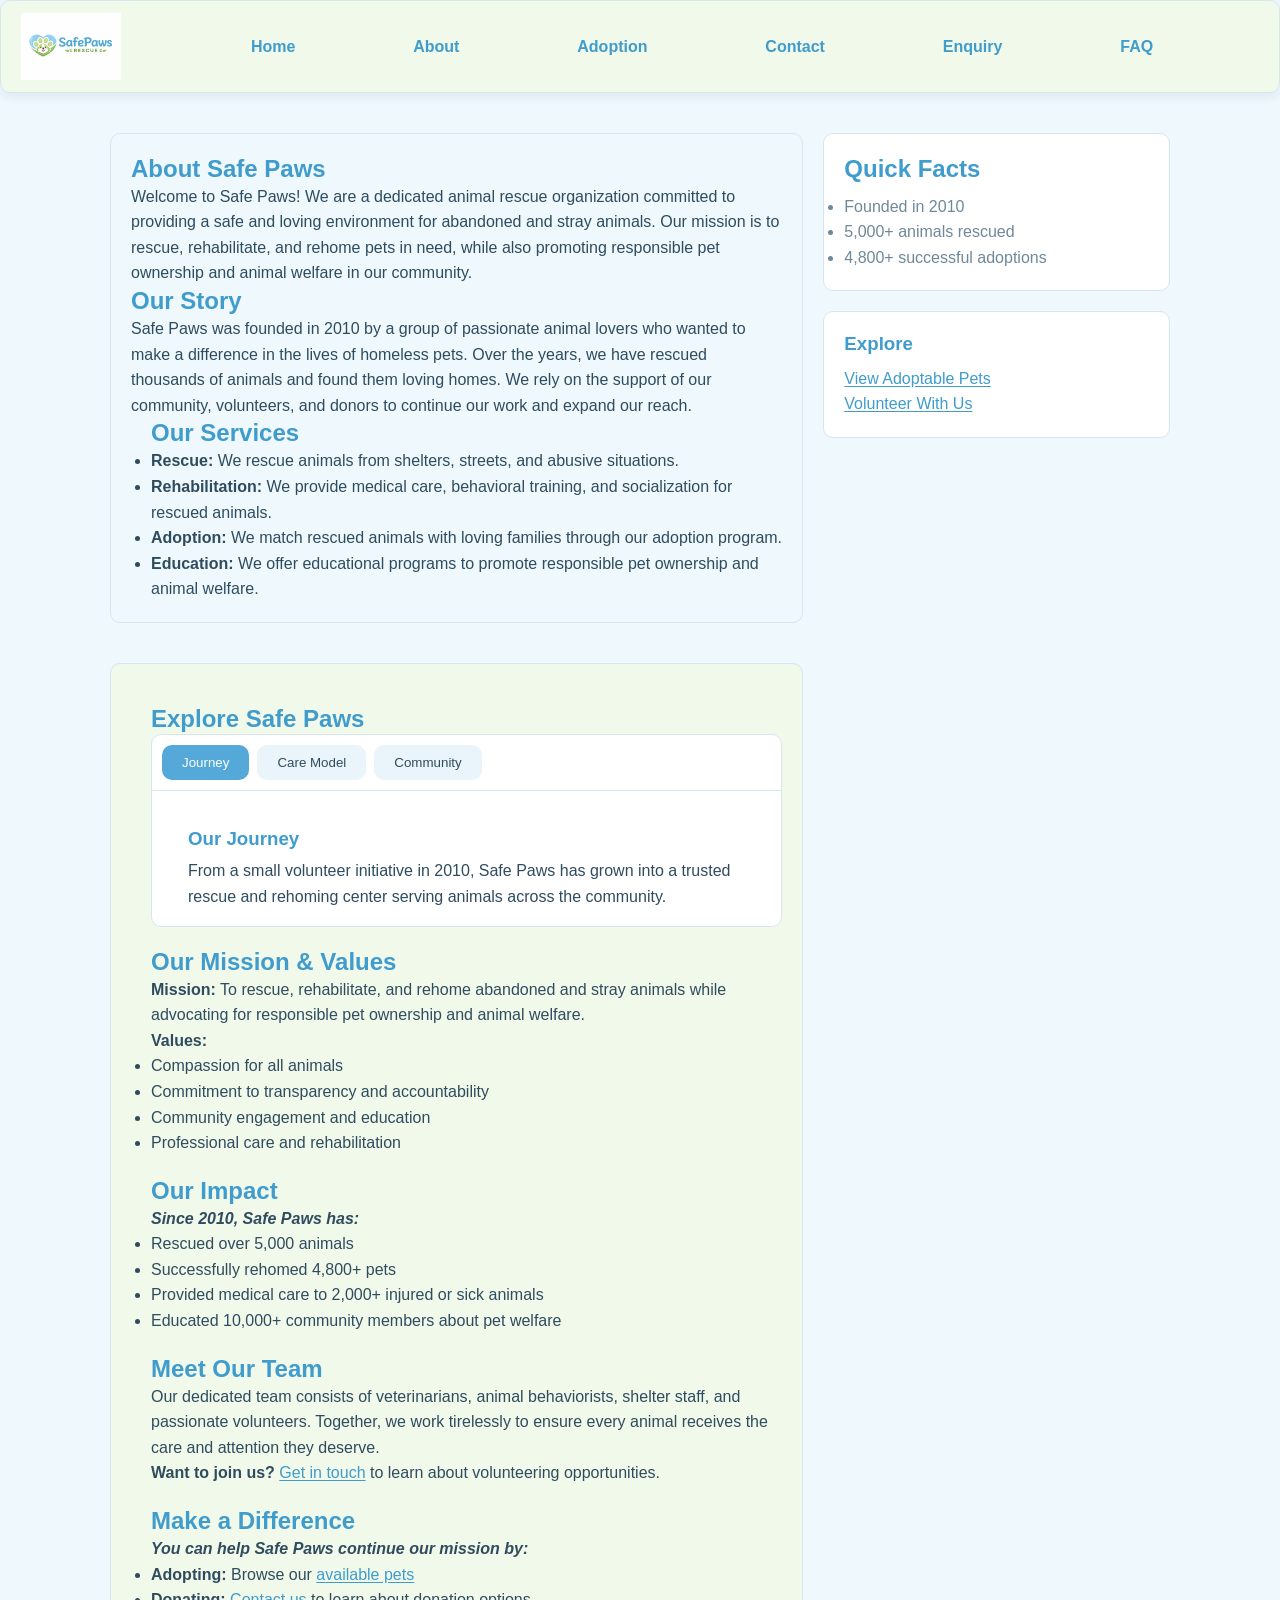
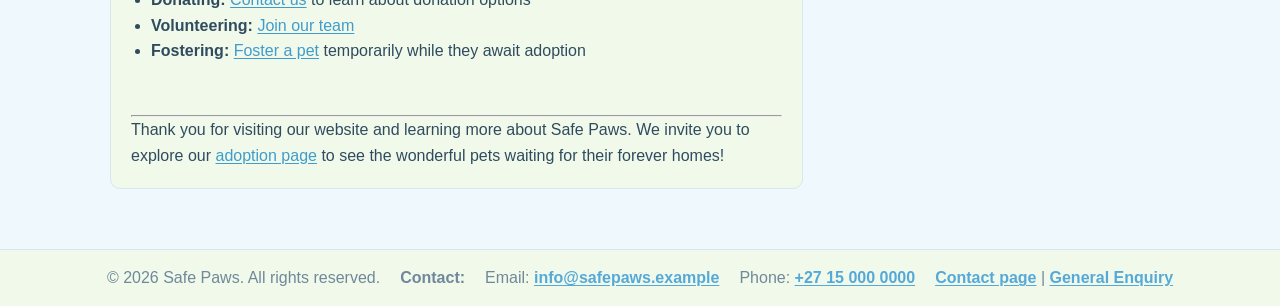
<file: about.html>
<!DOCTYPE html>
<html lang="en">
<head>
    <meta charset="UTF-8">
    <meta name="viewport" content="width=device-width, initial-scale=1.0">
    <meta name="description" content="Learn about Safe Paws, our rescue mission, pet rehabilitation services, adoption support, and community impact in South Africa.">
    <meta name="keywords" content="about Safe Paws, animal rescue mission, pet rehabilitation, adoption services, volunteer animal shelter">
    <link rel="canonical" href="https://mamabologtub.github.io/safe-paws/about.html">
    <meta name="robots" content="index, follow, max-image-preview:large">
    <meta name="referrer" content="strict-origin-when-cross-origin">
    <link rel="icon" href="./images/favicon.ico" type="image/x-icon">
    <link rel="stylesheet" href="./css/base.css">
    <link rel="stylesheet" href="./css/about.css">
    <title>About Safe Paws | Animal Rescue and Pet Adoption Mission</title>
</head>
<body>
    <div data-component="header"></div>
    <div class="container">

    <!-- Main page layout -->
    <main id="main-content" class="page-layout">
    <!-- Primary content column -->
    <section class="layout-section panel" aria-labelledby="about-main-title">
        <h1 id="about-main-title">About Safe Paws</h1>
        <p>Welcome to Safe Paws! We are a dedicated animal rescue organization committed to providing a safe and loving environment for abandoned and stray animals. Our mission is to rescue, rehabilitate, and rehome pets in need, while also promoting responsible pet ownership and animal welfare in our community.</p>

        <section aria-labelledby="story-title">
            <h2 id="story-title">Our Story</h2>
            <p>Safe Paws was founded in 2010 by a group of passionate animal lovers who wanted to make a difference in the lives of homeless pets. Over the years, we have rescued thousands of animals and found them loving homes. We rely on the support of our community, volunteers, and donors to continue our work and expand our reach.</p>
        </section>

        <section class="our_service" aria-labelledby="services-title">
            <h2 id="services-title">Our Services</h2>
            <ul>
                <li><strong>Rescue:</strong> We rescue animals from shelters, streets, and abusive situations.</li>
                <li><strong>Rehabilitation:</strong> We provide medical care, behavioral training, and socialization for rescued animals.</li>
                <li><strong>Adoption:</strong> We match rescued animals with loving families through our adoption program.</li>
                <li><strong>Education:</strong> We offer educational programs to promote responsible pet ownership and animal welfare.</li>
            </ul>
        </section>
    </section>

    <article class="layout-article panel" aria-labelledby="mission-title">
        <section aria-labelledby="about-tabs-heading">
            <h2 id="about-tabs-heading">Explore Safe Paws</h2>
            <div class="tabs" data-tabs>
                <div class="tab-list" role="tablist" aria-label="About Safe Paws details">
                    <button id="tab-journey" class="tab-button" role="tab" type="button" aria-selected="true" aria-controls="panel-journey" tabindex="0">Journey</button>
                    <button id="tab-care" class="tab-button" role="tab" type="button" aria-selected="false" aria-controls="panel-care" tabindex="-1">Care Model</button>
                    <button id="tab-community" class="tab-button" role="tab" type="button" aria-selected="false" aria-controls="panel-community" tabindex="-1">Community</button>
                </div>

                <section id="panel-journey" class="tab-panel" role="tabpanel" aria-labelledby="tab-journey">
                    <h3>Our Journey</h3>
                    <p>From a small volunteer initiative in 2010, Safe Paws has grown into a trusted rescue and rehoming center serving animals across the community.</p>
                </section>

                <section id="panel-care" class="tab-panel" role="tabpanel" aria-labelledby="tab-care" hidden>
                    <h3>Our Care Model</h3>
                    <p>Each rescue receives vet assessment, rehabilitation planning, behavior support, and adoption matching to ensure long-term, stable placements.</p>
                </section>

                <section id="panel-community" class="tab-panel" role="tabpanel" aria-labelledby="tab-community" hidden>
                    <h3>Community Impact</h3>
                    <p>We partner with schools, volunteers, and local supporters to improve animal welfare awareness and increase responsible pet ownership.</p>
                </section>
            </div>
        </section>

        <section aria-labelledby="mission-title">
            <h2 id="mission-title">Our Mission & Values</h2>
            <p><strong>Mission:</strong> To rescue, rehabilitate, and rehome abandoned and stray animals while advocating for responsible pet ownership and animal welfare.</p>
            <p><strong>Values:</strong></p>
            <ul>
                <li>Compassion for all animals</li>
                <li>Commitment to transparency and accountability</li>
                <li>Community engagement and education</li>
                <li>Professional care and rehabilitation</li>
            </ul>
        </section>

        <section aria-labelledby="impact-title">
            <h2 id="impact-title">Our Impact</h2>
            <p><strong><i>Since 2010, Safe Paws has:</i></strong></p>
            <ul>
                <li>Rescued over 5,000 animals</li>
                <li>Successfully rehomed 4,800+ pets</li>
                <li>Provided medical care to 2,000+ injured or sick animals</li>
                <li>Educated 10,000+ community members about pet welfare</li>
            </ul>
        </section>

        <section aria-labelledby="team-title">
            <h2 id="team-title">Meet Our Team</h2>
            <p>Our dedicated team consists of veterinarians, animal behaviorists, shelter staff, and passionate volunteers. Together, we work tirelessly to ensure every animal receives the care and attention they deserve.</p>
            <p><strong>Want to join us?</strong> <a href="contact.html">Get in touch</a> to learn about volunteering opportunities.</p>
        </section>

        <section aria-labelledby="cta-title">
            <h2 id="cta-title">Make a Difference</h2>
            <p><strong>
                <i>You can help Safe Paws continue our mission by:</i></strong></p>
            <ul>
                <li><strong>Adopting:</strong> Browse our <a href="adoption.html">available pets</a></li>
                <li><strong>Donating:</strong> <a href="contact.html">Contact us</a> to learn about donation options</li>
                <li><strong>Volunteering:</strong> <a href="contact.html">Join our team</a></li>
                <li><strong>Fostering:</strong> <a href="contact.html">Foster a pet</a> temporarily while they await adoption</li>
            </ul>
        </section>
        <br><br>
        <hr>

        <p>Thank you for visiting our website and learning more about Safe Paws. We invite you to explore our
            <a href="adoption.html">adoption page</a> to see the wonderful pets waiting for their forever homes!</p>
    </article>

    <!-- Secondary content column -->
    <aside class="layout-aside" aria-label="About page highlights">
        <section class="panel" aria-labelledby="about-quick-facts-title">
            <h2 id="about-quick-facts-title">Quick Facts</h2>
            <ul>
                <li>Founded in 2010</li>
                <li>5,000+ animals rescued</li>
                <li>4,800+ successful adoptions</li>
            </ul>
        </section>
        <section class="panel" aria-labelledby="about-links-title">
            <h3 id="about-links-title">Explore</h3>
            <p><a href="adoption.html">View Adoptable Pets</a></p>
            <p><a href="contact.html">Volunteer With Us</a></p>
        </section>
    </aside>
    </main>

</div>
<div data-component="footer"></div>
<script src="./js/main.js" defer></script>
</body>
</html>
</file>
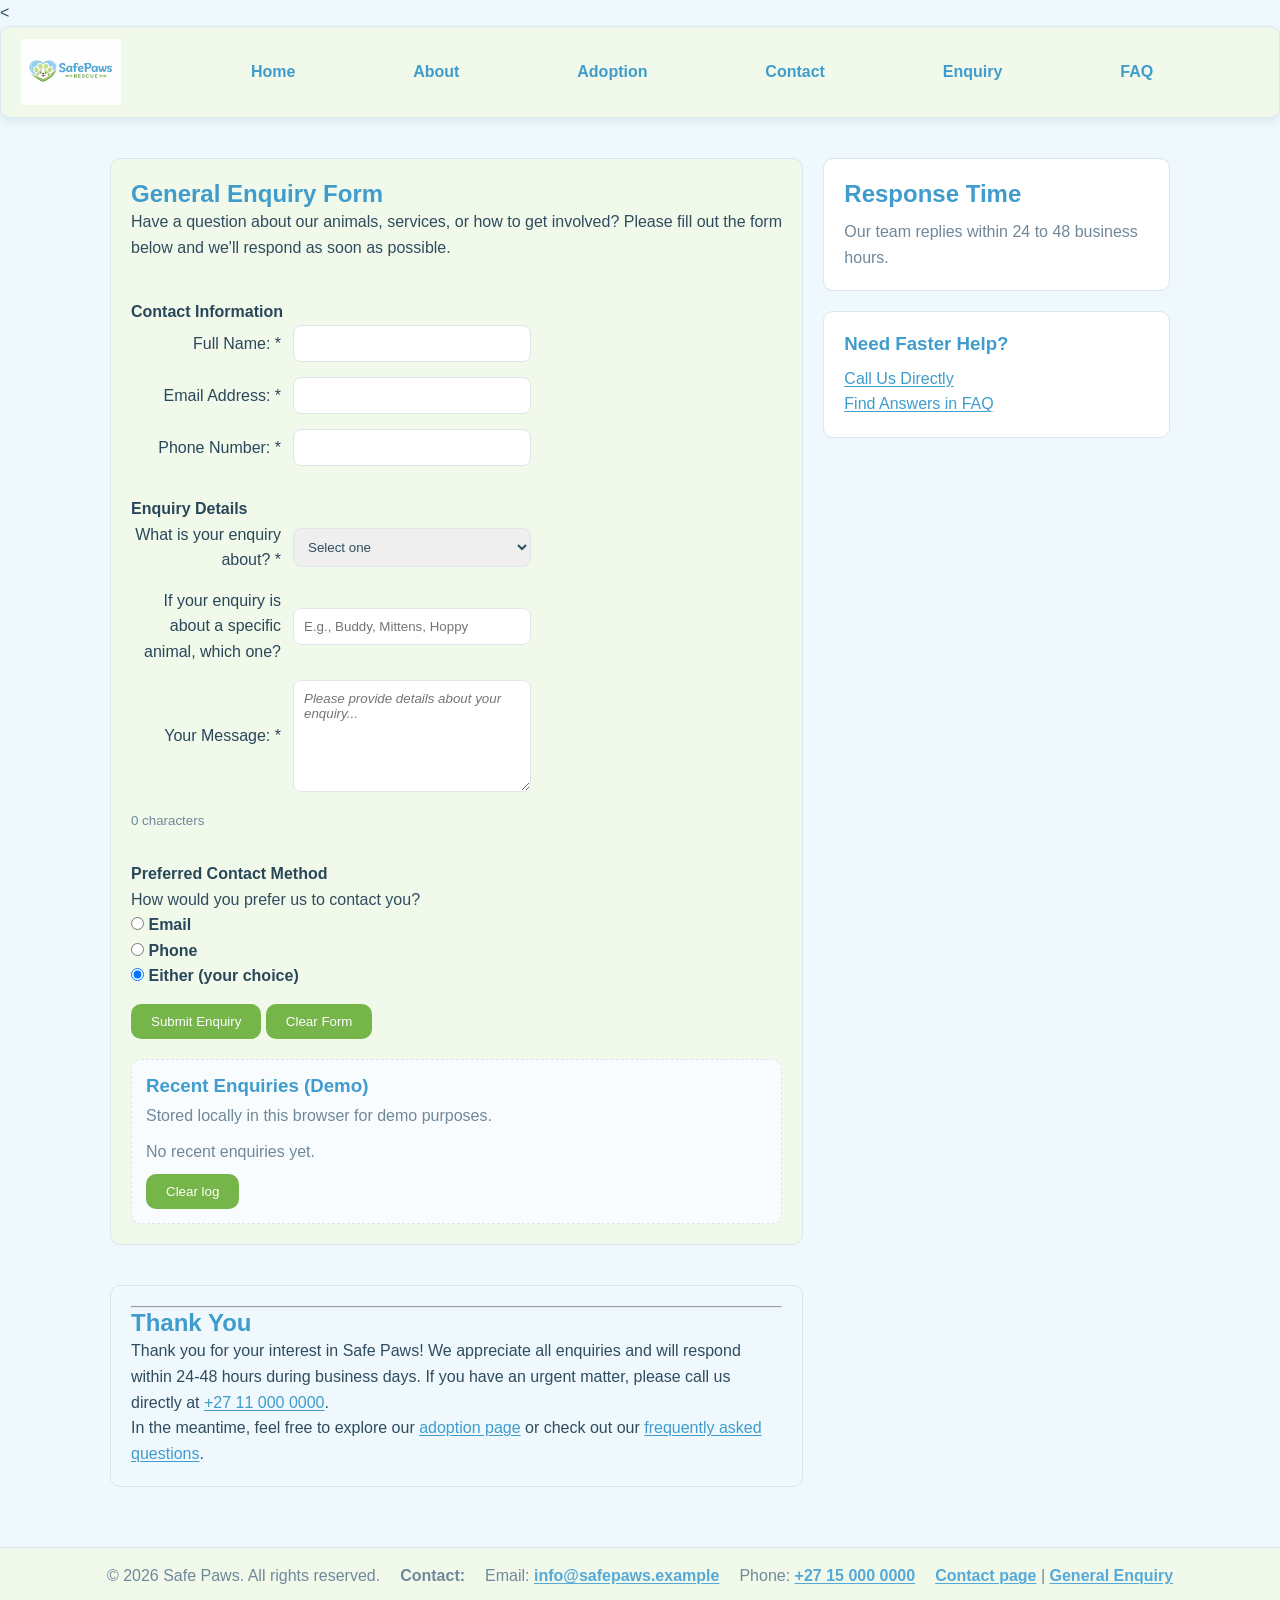
<file: enquiry.html>
<!DOCTYPE html>
<html lang="en">
<head>
    <meta charset="UTF-8">
    <meta name="viewport" content="width=device-width, initial-scale=1.0">
    <    <meta name="description" content="Send a general enquiry to Safe Paws about pet adoption, specific animals, volunteering, foster care, and donations.">
    <meta name="keywords" content="pet enquiry, adoption questions, Safe Paws enquiry form, animal rescue support, foster care questions">
    <link rel="canonical" href="https://mamabologtub.github.io/safe-paws/enquiry.html">
    <meta name="robots" content="index, follow, max-image-preview:large">
    <meta name="referrer" content="strict-origin-when-cross-origin">
    <link rel="icon" href="./images/favicon.ico" type="image/x-icon">
    <link rel="stylesheet" href="./css/base.css">
    <link rel="stylesheet" href="./css/components.css">
    <link rel="stylesheet" href="./css/enquiry.css">
    <style>
        textarea#message {
            font-style: italic;
            color: green;
        }
    </style>
    <title>General Enquiry | Ask Safe Paws About Adoption and Care</title>
</head>
<body>
    <div data-component="header"></div>
    <div class="container">

    <!-- Main page layout -->
    <main id="main-content" class="page-layout">
    <!-- Primary content column -->
    <section class="layout-section panel" aria-labelledby="enquiry-main-title">
        <h1 id="enquiry-main-title">General Enquiry Form</h1>
        <p>Have a question about our animals, services, or how to get involved? Please fill out the form below and we'll respond as soon as possible.</p>

        <form id="enquiry-form" class="form" action="#" method="post" data-submit-mode="local" data-log-submissions="true">
            <fieldset>
                <legend>Contact Information</legend>
                <p class="form-group">
                    <label for="fullname">Full Name: <span aria-label="required">*</span></label>
                    <input type="text" id="fullname" name="fullname" minlength="2" required>
                </p>
                <p class="form-group">
                    <label for="email">Email Address: <span aria-label="required">*</span></label>
                    <input type="email" id="email" name="email" required>
                </p>
                <p class="form-group">
                    <label for="phone">Phone Number: <span aria-label="required">*</span></label>
                    <input type="tel" id="phone" name="phone" pattern="\+?[0-9\s\-]{7,15}" title="Use 7 to 15 digits, optionally with +, spaces, or -" required>
                </p>
            </fieldset>

            <fieldset>
                <legend>Enquiry Details</legend>
                <p class="form-group">
                    <label for="enquiry-type">What is your enquiry about? <span aria-label="required">*</span></label>
                    <select id="enquiry-type" name="enquiryType" required>
                        <option value="">Select one</option>
                        <option value="general">General Question</option>
                        <option value="animal">Question about a specific animal</option>
                        <option value="adoption">Adoption process</option>
                        <option value="volunteer">Volunteering opportunities</option>
                        <option value="foster">Foster care</option>
                        <option value="donation">Donation and support</option>
                        <option value="feedback">Feedback or complaint</option>
                        <option value="other">Other</option>
                    </select>
                </p>
                <p class="form-group">
                    <label for="animal-name">If your enquiry is about a specific animal, which one?</label>
                    <input type="text" id="animal-name" name="animalName" placeholder="E.g., Buddy, Mittens, Hoppy">
                </p>
                <p class="form-group">
                    <label for="message">Your Message: <span aria-label="required">*</span></label>
                    <textarea id="message" name="message" rows="6" minlength="10" placeholder="Please provide details about your enquiry..." style="font-style: italic; color: green;" required></textarea>
                </p>
            </fieldset>

            <fieldset>
                <legend>Preferred Contact Method</legend>
                <p>How would you prefer us to contact you?</p>
                <p>
                    <input type="radio" id="contact-email" name="contactMethod" value="email">
                    <label for="contact-email">Email</label>
                </p>
                <p>
                    <input type="radio" id="contact-phone" name="contactMethod" value="phone">
                    <label for="contact-phone">Phone</label>
                </p>
                <p>
                    <input type="radio" id="contact-either" name="contactMethod" value="either" checked>
                    <label for="contact-either">Either (your choice)</label>
                </p>
            </fieldset>

            <p>
                <button type="submit">Submit Enquiry</button>
                <button type="reset">Clear Form</button>
            </p>
        </form>

    </section>

    <article class="layout-article panel" aria-labelledby="thanks-title">
        <hr>

        <section aria-labelledby="thanks-title">
            <h2 id="thanks-title">Thank You</h2>
            <p>Thank you for your interest in Safe Paws! We appreciate all enquiries and will respond within 24-48 hours during business days. If you have an urgent matter, please call us directly at <a href="tel:+27110000000">+27 11 000 0000</a>.</p>
            <p>In the meantime, feel free to explore our <a href="adoption.html">adoption page</a> or check out our <a href="faq.html">frequently asked questions</a>.</p>
        </section>
    </article>

    <!-- Secondary content column -->
    <aside class="layout-aside" aria-label="Enquiry guidance">
        <section class="panel" aria-labelledby="enquiry-response-title">
            <h2 id="enquiry-response-title">Response Time</h2>
            <p>Our team replies within 24 to 48 business hours.</p>
        </section>
        <section class="panel" aria-labelledby="enquiry-fast-links-title">
            <h3 id="enquiry-fast-links-title">Need Faster Help?</h3>
            <p><a href="tel:+27110000000">Call Us Directly</a></p>
            <p><a href="faq.html">Find Answers in FAQ</a></p>
        </section>
    </aside>
    </main>

</div>
<div data-component="footer"></div>
<script src="./js/main.js" defer></script>
</file>
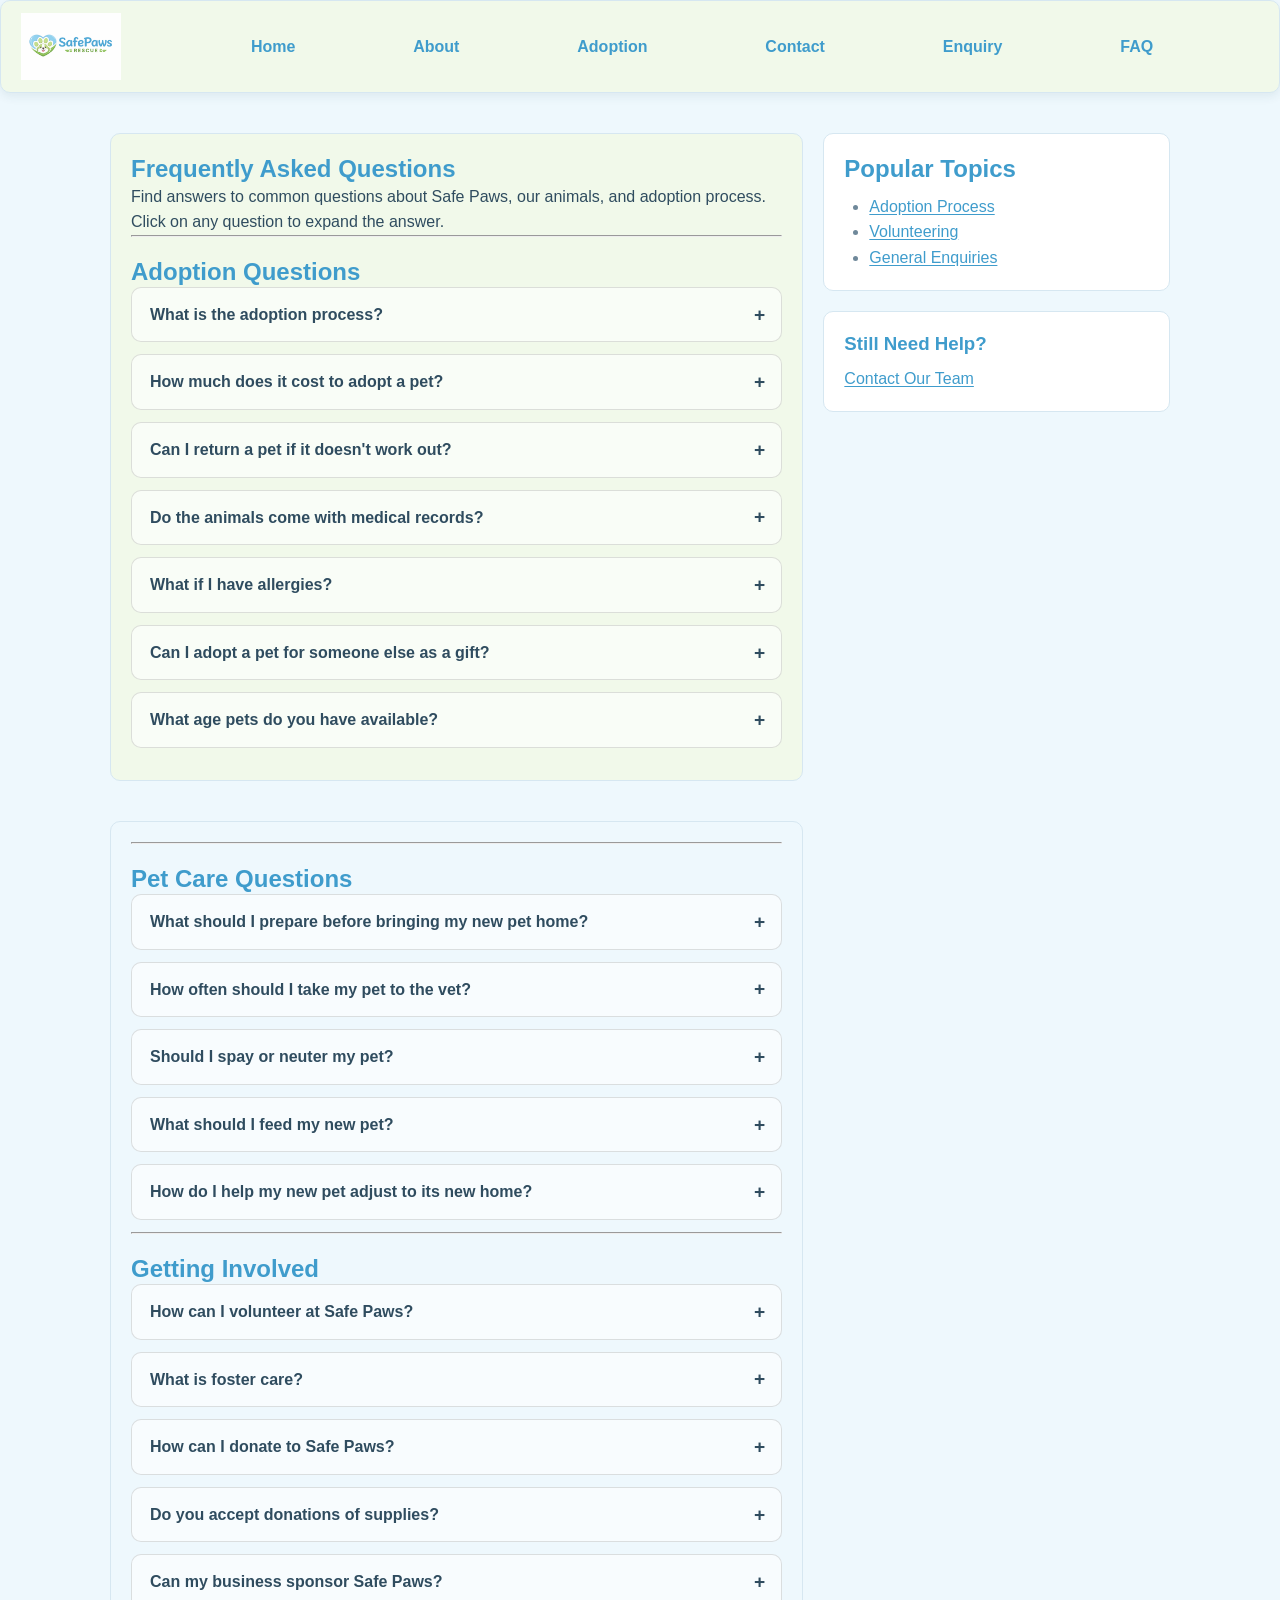
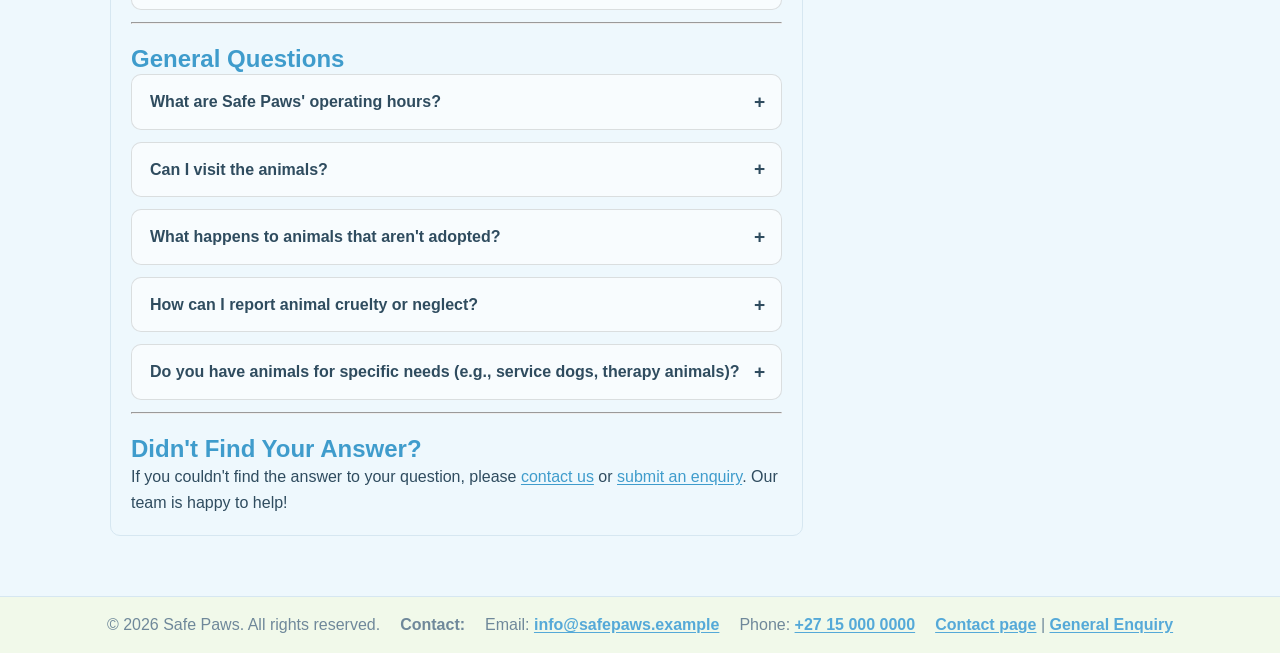
<file: faq.html>
<!DOCTYPE html>
<html lang="en">
<head>
    <meta charset="UTF-8">
    <meta name="viewport" content="width=device-width, initial-scale=1.0">
    <meta name="description" content="Read Safe Paws FAQs on pet adoption, pet care, fostering, volunteering, and donations to help you prepare for adopting a pet.">
    <meta name="keywords" content="pet adoption FAQ, pet care questions, Safe Paws FAQ, volunteer animal shelter, foster pet advice">
    <link rel="canonical" href="https://mamabologtub.github.io/safe-paws/faq.html">
    <meta name="robots" content="index, follow, max-image-preview:large">
    <meta name="referrer" content="strict-origin-when-cross-origin">
    <link rel="icon" href="./images/favicon.ico" type="image/x-icon">
    <link rel="stylesheet" href="./css/base.css">
    <link rel="stylesheet" href="./css/components.css">
    <link rel="stylesheet" href="./css/faq.css">
    <title>Safe Paws FAQ | Pet Adoption, Care, and Support Questions</title>
</head>
<body>
    <div data-component="header"></div>
    <div class="container">

    <!-- Main page layout -->
    <main id="main-content" class="page-layout">
    <!-- Primary content column -->
    <section class="layout-section panel" aria-labelledby="faq-main-title">
        <h1 id="faq-main-title">Frequently Asked Questions</h1>
        <p>Find answers to common questions about Safe Paws, our animals, and adoption process. Click on any question to expand the answer.</p>

        <hr>

        <section aria-labelledby="adoption-section">
            <h2 id="adoption-section">Adoption Questions</h2>

            <details>
                <summary>What is the adoption process?</summary>
                <p>The adoption process typically involves:</p>
                <ol>
                    <li>Browsing our available pets on the <a href="adoption.html">adoption page</a></li>
                    <li>Filling out an adoption application form</li>
                    <li>Our team reviews your application and contacts you with questions</li>
                    <li>You schedule a time to meet the pet</li>
                    <li>If everything goes well, we complete the paperwork and finalize the adoption</li>
                </ol>
                <p>The entire process typically takes 5-7 business days.</p>
            </details>

            <details>
                <summary>How much does it cost to adopt a pet?</summary>
                <p>Adoption fees help cover the cost of medical care, vaccination, and rehabilitation. Fees vary by animal type:</p>
                <ul>
                    <li><strong>Dogs:</strong> R800 - R1,200</li>
                    <li><strong>Cats:</strong> R400 - R700</li>
                    <li><strong>Rabbits and small pets:</strong> R200 - R400</li>
                </ul>
                <p>All adopted pets come with medical records and vaccination certificates. For questions about specific animals, please <a href="contact.html">contact us</a>.</p>
            </details>

            <details>
                <summary>Can I return a pet if it doesn't work out?</summary>
                <p>We understand that sometimes circumstances change. If you can no longer care for your adopted pet, please contact us as soon as possible. We offer a 30-day trial period where you can return the pet without any questions asked. After 30 days, we may charge a re-adoption processing fee.</p>
            </details>

            <details>
                <summary>Do the animals come with medical records?</summary>
                <p>Yes! All our adopted pets have been:</p>
                <ul>
                    <li>Fully examined by a veterinarian</li>
                    <li>Vaccinated against common diseases</li>
                    <li>Treated for parasites</li>
                    <li>Microchipped for identification</li>
                </ul>
                <p>You will receive complete medical records and vaccination certificates upon adoption.</p>
            </details>

            <details>
                <summary>What if I have allergies?</summary>
                <p>We recommend spending time with the specific pet you're interested in before committing to adoption. If you have allergies, please discuss this during your application and scheduling process so we can help match you with a suitable pet.</p>
            </details>

            <details>
                <summary>Can I adopt a pet for someone else as a gift?</summary>
                <p>We require that the person who will be caring for the pet complete the adoption application. The pet's primary caregiver must meet with and approve the animal. This ensures the best match and prevents return issues.</p>
            </details>

            <details>
                <summary>What age pets do you have available?</summary>
                <p>We rescue animals of all ages, from young puppies and kittens to senior pets. Senior animals make wonderful companions and often settle in faster. Browse our <a href="adoption.html">adoption page</a> to see our current animals and their ages.</p>
            </details>
        </section>
    </section>

    <article class="layout-article panel" aria-labelledby="care-section">
        <hr>

        <section aria-labelledby="care-section">
            <h2 id="care-section">Pet Care Questions</h2>

            <details>
                <summary>What should I prepare before bringing my new pet home?</summary>
                <p>Here's a checklist to prepare for your new family member:</p>
                <ul>
                    <li><strong>For dogs:</strong> Leash, collar, food/water bowls, dog food, bed, toys</li>
                    <li><strong>For cats:</strong> Litter box, litter, food/water bowls, cat food, toys, scratching post</li>
                    <li><strong>For rabbits:</strong> Hutch or enclosure, hay, pellets, water bottle, vegetables</li>
                    <li>Veterinary contact information and appointment for check-up</li>
                    <li>ID tag with your contact information</li>
                </ul>
            </details>

            <details>
                <summary>How often should I take my pet to the vet?</summary>
                <p>We recommend:</p>
                <ul>
                    <li><strong>Young pets (under 1 year):</strong> Every 3-4 months for vaccinations and check-ups</li>
                    <li><strong>Adult pets (1-7 years):</strong> At least once per year for annual check-ups</li>
                    <li><strong>Senior pets (7+ years):</strong> Every 6 months for health monitoring</li>
                </ul>
                <p>More frequent visits may be needed if your pet has health issues.</p>
            </details>

            <details>
                <summary>Should I spay or neuter my pet?</summary>
                <p>Yes! We strongly recommend spaying or neutering your pet. Benefits include:</p>
                <ul>
                    <li>Prevents unwanted litters (contributing to pet overpopulation)</li>
                    <li>Reduces risk of certain health issues</li>
                    <li>Can improve behavior and reduce aggression</li>
                    <li>Usually saves money on long-term healthcare costs</li>
                </ul>
                <p>All our adopted animals come already spayed/neutered.</p>
            </details>

            <details>
                <summary>What should I feed my new pet?</summary>
                <p>We'll provide recommendations based on your specific pet. Generally:</p>
                <ul>
                    <li><strong>Dogs:</strong> High-quality dog food appropriate for their age and size</li>
                    <li><strong>Cats:</strong> Cat food (wet or dry); cats are obligate carnivores and need meat-based food</li>
                    <li><strong>Rabbits:</strong> Unlimited hay, limited pellets, fresh vegetables daily</li>
                </ul>
                <p>Ask our team for specific product recommendations for your pet.</p>
            </details>

            <details>
                <summary>How do I help my new pet adjust to its new home?</summary>
                <p>Here are tips for a smooth transition:</p>
                <ul>
                    <li>Start with a small, quiet space before allowing full house access</li>
                    <li>Maintain a consistent routine with feeding, play, and sleep schedules</li>
                    <li>Use positive reinforcement and patience during training</li>
                    <li>Introduce to new family members and pets gradually</li>
                    <li>Keep comfort items like their original bedding if available</li>
                    <li>Contact our team if behavioral issues arise</li>
                </ul>
            </details>
        </section>

        <hr>

        <section aria-labelledby="getting-involved-section">
            <h2 id="getting-involved-section">Getting Involved</h2>

            <details>
                <summary>How can I volunteer at Safe Paws?</summary>
                <p>We always need dedicated volunteers! Opportunities include:</p>
                <ul>
                    <li>Animal care and feeding</li>
                    <li>Cleaning and maintenance</li>
                    <li>Dog walking and exercise</li>
                    <li>Administrative support</li>
                    <li>Social media and marketing help</li>
                </ul>
                <p>Email us at <a href="mailto:info@safepaws.example">info@safepaws.example</a> or <a href="contact.html">fill out our contact form</a> to express interest.</p>
            </details>

            <details>
                <summary>What is foster care?</summary>
                <p>Foster care allows you to temporarily care for an animal in your home while they await adoption. Benefits include:</p>
                <ul>
                    <li>Animals get a home-like environment during rehabilitation</li>
                    <li>Helps animals adjust better to family life before adoption</li>
                    <li>Frees up space at the center for more rescues</li>
                    <li>You get the reward of helping without permanent commitment</li>
                </ul>
                <p>We provide food and medical supplies. <a href="contact.html">Contact us</a> to learn more.</p>
            </details>

            <details>
                <summary>How can I donate to Safe Paws?</summary>
                <p>We accept donations in several forms:</p>
                <ul>
                    <li><strong>Financial donations:</strong> Provide general or targeted support (e.g., medical care, food)</li>
                    <li><strong>Supply donations:</strong> Pet food, blankets, toys, cleaning supplies</li>
                    <li><strong>Medical donations:</strong> If you're a veterinarian or have medical supplies</li>
                    <li><strong>In-kind donations:</strong> Services like grooming, training, or professional expertise</li>
                </ul>
                <p>Contact us at <a href="mailto:info@safepaws.example">info@safepaws.example</a> for details on how to donate.</p>
            </details>

            <details>
                <summary>Do you accept donations of supplies?</summary>
                <p>Yes! We accept donations of:</p>
                <ul>
                    <li>Pet food (dry and wet)</li>
                    <li>Blankets and bedding</li>
                    <li>Toys and chew items</li>
                    <li>Cleaning supplies and disinfectants</li>
                    <li>Medical supplies</li>
                </ul>
                <p>Please <a href="contact.html">contact us</a> before donating to confirm we need specific items.</p>
            </details>

            <details>
                <summary>Can my business sponsor Safe Paws?</summary>
                <p>Absolutely! We offer sponsorship opportunities for businesses of all sizes. Sponsors receive:</p>
                <ul>
                    <li>Recognition on our website and social media</li>
                    <li>Promotional opportunities</li>
                    <li>Community goodwill and positive brand association</li>
                    <li>Tax benefits for charitable contributions</li>
                </ul>
                <p><a href="contact.html">Contact us</a> to discuss sponsorship packages.</p>
            </details>
        </section>

        <hr>

        <section aria-labelledby="general-section">
            <h2 id="general-section">General Questions</h2>

            <details>
                <summary>What are Safe Paws' operating hours?</summary>
                <p>Safe Paws is open:</p>
                <ul>
                    <li><strong>Monday - Friday:</strong> 9:00 AM - 5:00 PM</li>
                    <li><strong>Saturday:</strong> 10:00 AM - 3:00 PM</li>
                    <li><strong>Sunday:</strong> Closed</li>
                </ul>
                <p>For emergencies outside these hours, please call <a href="tel:+27110000000">+27 11 000 0000</a> for our emergency contact.</p>
            </details>

            <details>
                <summary>Can I visit the animals?</summary>
                <p>Yes! We welcome visits during our operating hours. You can:</p>
                <ul>
                    <li>Meet and interact with our animals</li>
                    <li>Learn more about specific pets</li>
                    <li>Ask questions about adoption</li>
                    <li>Tour our facilities</li>
                </ul>
                <p>We recommend visiting on weekday mornings for a less crowded experience.</p>
            </details>

            <details>
                <summary>What happens to animals that aren't adopted?</summary>
                <p>Safe Paws is a no-kill shelter. All animals in our care receive indefinite care and support. We believe every animal deserves a loving home, but we never give up on them. Our animals are never euthanized for space or time constraints.</p>
            </details>

            <details>
                <summary>How can I report animal cruelty or neglect?</summary>
                <p>If you witness animal abuse or neglect, please:</p>
                <ul>
                    <li>Contact your local police or animal welfare authority</li>
                    <li>Call us immediately at <a href="tel:+27110000000">+27 11 000 0000</a></li>
                    <li>Provide as much detail as possible: location, type of animal, and description of the situation</li>
                </ul>
                <p>All reports are treated with urgency and confidentiality.</p>
            </details>

            <details>
                <summary>Do you have animals for specific needs (e.g., service dogs, therapy animals)?</summary>
                <p>While our focus is general pet adoption, some of our animals may be suitable for specific roles. Please <a href="contact.html">contact us</a> to discuss your specific needs, and we'll do our best to help match you with an appropriate animal.</p>
            </details>
        </section>

        <hr>

        <section aria-labelledby="still-need-help">
            <h2 id="still-need-help">Didn't Find Your Answer?</h2>
            <p>If you couldn't find the answer to your question, please <a href="contact.html">contact us</a> or <a href="enquiry.html">submit an enquiry</a>. Our team is happy to help!</p>
        </section>
    </article>

    <!-- Secondary content column -->
    <aside class="layout-aside" aria-label="FAQ shortcuts">
        <section class="panel" aria-labelledby="faq-topics-title">
            <h2 id="faq-topics-title">Popular Topics</h2>
            <ul>
                <li><a href="adoption.html">Adoption Process</a></li>
                <li><a href="contact.html">Volunteering</a></li>
                <li><a href="enquiry.html">General Enquiries</a></li>
            </ul>
        </section>
        <section class="panel" aria-labelledby="faq-contact-title">
            <h3 id="faq-contact-title">Still Need Help?</h3>
            <p><a href="contact.html">Contact Our Team</a></p>
        </section>
    </aside>
    </main>

</div>
<div data-component="footer"></div>
<script src="./js/main.js" defer></script>
</body>
</html>
</file>
<file: css/base.css>
/* =========================
   ROOT VARIABLES (THEME)
========================= */
:root {
  --primary-blue: #55a9d8;
  --soft-blue: #eef8fd;
  --primary-green: #75b54a;
  --soft-green: #f1f9ea;
  --white: #ffffff;
  --text-dark: #2f4c5f;
  --text-light: #6f889a;
  --text-soft: #7f97a7;
  --label-dark: #29475a;
  --text-heading: #3f9ccc;
  --link-color: #3f9ccc;
  --link-hover: #68a83f;
  --border-color: #d6e7f1;

  --radius: 10px;
  --spacing: 16px;
  --transition: 0.3s ease;
}

/* =========================
   GLOBAL STYLES
========================= */
* {
  margin: 0;
  padding: 0;
  box-sizing: border-box;
}

html {
  scroll-behavior: smooth;
}

@media (prefers-reduced-motion: reduce) {
  html {
    scroll-behavior: auto;
  }
}

body {
  font-family: "Segoe UI", "Helvetica Neue", Arial, sans-serif;
  background: var(--soft-blue);
  color: var(--text-dark);
  line-height: 1.6;
}

img,
video {
  max-width: 100%;
  height: auto;
}

h1,
h2,
h3,
h4 {
  color: var(--text-heading);
  line-height: 1.25;
}

a {
  color: var(--link-color);
  text-underline-offset: 2px;
  transition: color var(--transition);
}

a:hover {
  color: var(--link-hover);
}

/* =========================
   CONTAINER
========================= */
.container {
  max-width: 1100px;
  margin: 0 auto;
  padding: 20px;
}

main.page-layout {
  display: grid;
  grid-template-columns: 2fr 1fr;
  grid-template-areas:
    "section aside"
    "article aside";
  gap: 20px;
  margin-bottom: 20px;
}

.layout-section {
  grid-area: section;
}

.layout-article {
  grid-area: article;
}

.layout-aside {
  grid-area: aside;
}

.panel {
  background: var(--white);
  border: 1px solid var(--border-color);
  border-radius: var(--radius);
  padding: 20px;
  margin-bottom: 20px;
}

.layout-aside .panel h2,
.layout-aside .panel h3 {
  margin-bottom: 10px;
}

.layout-aside .panel p,
.layout-aside .panel li {
  color: var(--text-light);
}

.slideshow {
  position: relative;
  width: 100%;
  max-width: 320px;
  height: 260px;
  margin: 0 auto;
  border-radius: var(--radius);
  overflow: hidden;
  border: 1px solid var(--border-color);
}

.slide {
  position: absolute;
  inset: 0;
  opacity: 0;
  animation: fadeSlide 12s infinite;
}

.slide img {
  width: 100%;
  height: 100%;
  object-fit: cover;
}

.slide:nth-child(1) {
  animation-delay: 0s;
}

.slide:nth-child(2) {
  animation-delay: 4s;
}

.slide:nth-child(3) {
  animation-delay: 8s;
}

@keyframes fadeSlide {
  0% {
    opacity: 0;
  }
  8% {
    opacity: 1;
  }
  28% {
    opacity: 1;
  }
  36% {
    opacity: 0;
  }
  100% {
    opacity: 0;
  }
}

/* =========================
   NAVBAR
========================= */
.navbar {
  display: flex;
  justify-content: flex-start;
  align-items: center;
  gap: 24px;
  position: sticky;
  top: 0;
  z-index: 1000;
  background: var(--soft-green);
  border: 1px solid var(--border-color);
  border-radius: var(--radius);
  padding: 12px 20px;
  margin-bottom: 20px;
  box-shadow: 0 4px 10px rgba(41, 71, 90, 0.08);
}

.navbar .logo {
  font-weight: bold;
  color: var(--primary-blue);
  flex-shrink: 0;
}

.navbar nav {
  flex: 1;
}

.navbar ul {
  display: flex;
  justify-content: space-evenly;
  align-items: center;
  list-style: none;
  gap: 12px;
  width: 100%;
}

.navbar a {
  text-decoration: none;
  color: var(--text-heading);
  font-weight: 600;
  transition: var(--transition);
}

.navbar a:hover {
  color: var(--link-hover);
}

/* =========================
   HERO SECTION
========================= */
#hero {
  background: var(--white);
  border: 1px solid var(--border-color);
  border-radius: var(--radius);
  text-align: center;
  padding: 40px 20px;
  margin-bottom: 30px;
}

#hero h1 {
  margin-bottom: 10px;
}

#hero p {
  color: var(--text-light);
  margin-bottom: 20px;
}

#hero button {
  background: var(--primary-green);
  color: white;
  border: none;
  padding: 10px 20px;
  border-radius: var(--radius);
  cursor: pointer;
  transition: var(--transition);
}

#hero button:hover {
  background: #57b87d;
}

/* =========================
   SECTION HEADINGS
========================= */
.section-title {
  text-align: center;
  margin: 20px 0;
  font-weight: 600;
  color: var(--text-heading);
}

/* =========================
   FEATURED ANIMALS
========================= */
.cards {
  display: flex;
  gap: 20px;
  justify-content: space-between;
  margin-bottom: 30px;
}

.card {
  flex: 1;
  background: var(--white);
  border: 1px solid var(--border-color);
  border-radius: var(--radius);
  padding: 20px;
  text-align: center;
  transition: var(--transition);
}

.card:hover {
  transform: translateY(-5px);
  box-shadow: 0 4px 12px rgba(0,0,0,0.08);
}

.card p,
.card figcaption,
.card details {
  color: var(--text-soft);
}

label,
legend {
  color: var(--label-dark);
  font-weight: 600;
}
fieldset {
  border: none;
  padding: 0;
  margin: 0;
}

input,
select,
textarea {
  color: var(--text-dark);
}

/* =========================
   ABOUT SECTION
========================= */
.about {
  background: var(--white);
  border: 1px solid var(--border-color);
  border-radius: var(--radius);
  padding: 30px;
  margin-bottom: 30px;
}

button {
  background: var(--primary-green);
  color: white;
  border: none;
  padding: 10px 20px;
  border-radius: var(--radius);
  cursor: pointer;
  transition: var(--transition);
}

button:hover {
  background: #57b87d;
}

/* =========================
   INTERACTIVE STATES
========================= */
.reveal-item {
  opacity: 0;
  transform: translateY(16px);
  transition: opacity 0.45s ease, transform 0.45s ease;
}

.reveal-item.is-visible {
  opacity: 1;
  transform: translateY(0);
}

.quick-view-btn {
  margin-top: 10px;
  width: 100%;
}

.tabs {
  border: 1px solid var(--border-color);
  border-radius: var(--radius);
  background: var(--white);
  margin-bottom: 20px;
}

.tab-list {
  display: flex;
  gap: 8px;
  flex-wrap: wrap;
  padding: 10px;
  border-bottom: 1px solid var(--border-color);
}

.tab-button {
  background: #eaf4fb;
  color: var(--text-dark);
}

.tab-button[aria-selected="true"] {
  background: var(--primary-blue);
  color: var(--white);
}

.tab-panel {
  padding: 16px;
}

.tab-panel h3 {
  margin-bottom: 8px;
}

body.modal-open {
  overflow: hidden;
}

.pet-modal[hidden] {
  display: none;
}

.modal-backdrop {
  position: fixed;
  inset: 0;
  background: rgba(0, 0, 0, 0.55);
  display: grid;
  place-items: center;
  padding: 16px;
  z-index: 1000;
}

.modal-card {
  position: relative;
  width: min(520px, 100%);
  max-height: 90vh;
  overflow: auto;
  background: var(--white);
  border: 1px solid var(--border-color);
  border-radius: var(--radius);
  padding: 18px;
}

.modal-close {
  position: absolute;
  top: 10px;
  right: 10px;
  width: 34px;
  height: 34px;
  border-radius: 999px;
  padding: 0;
  line-height: 1;
}

.modal-image {
  width: 100%;
  height: 220px;
  object-fit: cover;
  border-radius: 8px;
  margin-bottom: 12px;
}

.modal-title {
  margin-bottom: 8px;
}

.modal-meta {
  font-weight: 600;
  color: var(--text-dark);
}

.form-status {
  min-height: 24px;
  margin: 0;
  color: #2b6e3f;
  font-weight: 600;
}

.form-status.is-error {
  color: #b00020;
}

.input-error {
  border-color: #b00020;
  background: #fff0f2;
}

.field-error {
  display: block;
  margin-top: 6px;
  color: #b00020;
  font-weight: 600;
  font-size: 0.88rem;
}

.char-counter {
  display: block;
  margin-top: 6px;
  color: var(--text-light);
}

.submission-log {
  margin-top: 20px;
  padding: 14px;
  border: 1px dashed var(--border-color);
  border-radius: var(--radius);
  background: #f9fcfe;
}

.submission-log-title {
  margin: 0 0 6px;
}

.submission-log-intro {
  margin: 0 0 10px;
  color: var(--text-light);
}

.submission-log-list {
  padding-left: 18px;
  margin: 0 0 10px;
}

.submission-log-item {
  margin-bottom: 8px;
}

.submission-log-empty {
  margin: 0 0 10px;
  color: var(--text-light);
}

@media (prefers-reduced-motion: reduce) {
  .reveal-item {
    opacity: 1;
    transform: none;
    transition: none;
  }
}

/* =========================
   SNACKBAR NOTIFICATIONS
========================= */
.snackbar {
  position: fixed;
  bottom: 24px;
  left: 50%;
  transform: translateX(-50%) translateY(100px);
  min-width: 300px;
  max-width: 90vw;
  padding: 14px 20px;
  border-radius: var(--radius);
  color: #fff;
  font-weight: 600;
  font-size: 0.95rem;
  text-align: center;
  box-shadow: 0 6px 20px rgba(0, 0, 0, 0.2);
  z-index: 9999;
  opacity: 0;
  pointer-events: none;
  transition: transform 0.35s ease, opacity 0.35s ease;
}

.snackbar.is-visible {
  opacity: 1;
  transform: translateX(-50%) translateY(0);
  pointer-events: auto;
}

.snackbar--success {
  background: #2e7d32;
}

.snackbar--redirect {
  background: #e65100;
}

.snackbar--error {
  background: #b00020;
}

@media (prefers-reduced-motion: reduce) {
  .snackbar {
    transition: none;
  }
}

@media (max-width: 480px) {
  .tab-list {
    flex-direction: column;
  }

  .tab-button {
    width: 100%;
  }
}

/* =========================
   FOOTER
========================= */
.footer {
  padding: 15px 20px;
  background: var(--soft-green);
  border-top: 1px solid var(--border-color);
  color: var(--text-light);
  gap: 20px;
  justify-content: center;
  flex-wrap: wrap; /* allow wrapping on small screens */
  display: flex;
  text-align: left; /* align left for better readability */

}

.footer a {
  color: var(--primary-blue);
  font-weight: 600;
}

.footer a:hover {
  color: var(--text-dark);
}
.footer p {
    margin: 0;
}

/* =========================
   RESPONSIVE
========================= */
@media (max-width: 768px) {
  .container {
    padding: 16px;
  }

  main.page-layout {
    grid-template-columns: 1fr;
    grid-template-areas:
      "section"
      "article"
      "aside";
  }

  .panel {
    padding: 16px;
  }

  .cards {
    flex-direction: column;
  }

  .navbar {
    flex-direction: column;
    align-items: stretch;
    gap: 12px;
    padding: 12px 14px;
  }

  .navbar .logo {
    width: 140px;
    height: auto;
    margin: 0 auto;
  }

  .navbar ul {
    justify-content: center;
    flex-wrap: wrap;
    gap: 10px;
  }

  .footer {
    flex-direction: column;
    align-items: flex-start;
    gap: 8px;
  }
}

@media (max-width: 480px) {
  .container {
    padding: 12px;
  }

  #hero {
    padding: 28px 14px;
  }

  #hero button,
  button[type="submit"],
  button[type="reset"] {
    width: 100%;
  }
}
</file>
<file: css/about.css>
/* Page-specific styles for about.html */
.layout-section {
    background: var(--soft-blue);
}
.our_service {
    margin-left: 20px;
}
.layout-article {
    background: var(--soft-green);
}
.layout-article section {
    margin-left: 20px;
    margin-top: 20px;
}

@media (max-width: 768px) {
    .our_service,
    .layout-article section {
        margin-left: 0;
    }
}
/* Add about page overrides below this line */
</file>
<file: css/components.css>
/* =========================
   SHARED COMPONENT STYLES
========================= */

/* Layout container for reusable forms across pages */
.form {
  display: flex;
  flex-direction: column;
  gap: 15px;
  max-width: 400px;
}

/* Two-column label/input alignment for consistent form readability */
.form-group {
  display: grid;
  grid-template-columns: 150px 1fr;
  align-items: center;
  gap: 12px;
  margin-bottom: 15px;
}

/* Right-align labels so they line up neatly with inputs */
.form-group label {
  font-weight: 500;
  text-align: right;
}

/* Shared control appearance for text fields, selects, and textareas */
.form-group input,
.form-group select,
.form-group textarea {
  width: 100%;
  padding: 10px;
  border: 1px solid #dfe6e9;
  border-radius: 8px;
  font-family: inherit;
}

/* Standard list indentation used inside panel cards */
.panel ul {
  padding-left: 25px;
}

@media (max-width: 768px) {
  .form {
    max-width: 100%;
  }

  .form-group {
    grid-template-columns: 1fr;
    gap: 8px;
  }

  .form-group label {
    text-align: left;
  }
}

@media (max-width: 480px) {
  .form-group input,
  .form-group select,
  .form-group textarea {
    font-size: 16px;
  }
}

/* Add component overrides below this line */
</file>
<file: css/enquiry.css>
/* Page-specific styles for enquiry.html */
.layout-section {
    background: var(--soft-green);
}
.layout-article {
    background: var(--soft-blue);
}

.btn-group {
    text-align: center;
    margin-bottom: 25px;
}

/* Enquiry response panel shown after successful submission */
.enquiry-response {
    margin-top: 24px;
    padding: 20px;
    background: #e8f5e9;
    border: 1px solid #a5d6a7;
    border-radius: var(--radius);
    animation: fadeInResponse 0.4s ease;
}

.enquiry-response h3 {
    margin: 0 0 10px;
    color: #2e7d32;
}

.enquiry-response p {
    margin: 0 0 8px;
    line-height: 1.6;
}

.enquiry-response p:last-child {
    margin-bottom: 0;
    margin-top: 14px;
}

@keyframes fadeInResponse {
    from {
        opacity: 0;
        transform: translateY(10px);
    }
    to {
        opacity: 1;
        transform: translateY(0);
    }
}

@media (prefers-reduced-motion: reduce) {
    .enquiry-response {
        animation: none;
    }
}
</file>
<file: css/faq.css>
/* Page-specific styles for faq.html */

.layout-section {
    background: var(--soft-green);
}
.layout-section section h2 {
    margin-top: 20px;
}
.layout-section section details li {
    margin-left: 20px;
}
.layout-article section h2 {
    margin-top: 20px;
}
.layout-article {
    background: var(--soft-blue);
}


details {
    margin-bottom: 12px;
    border: 1px solid rgba(0, 0, 0, 0.12);
    border-radius: 10px;
    background: rgba(255, 255, 255, 0.6);
    overflow: hidden;
}

summary {
    position: relative;
    padding: 14px 18px;
    font-weight: 700;
    cursor: pointer;
    list-style: none;
    transition: background-color 0.25s ease, color 0.25s ease, transform 0.25s ease;
    animation: summary-nudge 1.8s ease-in-out infinite;
}

summary::-webkit-details-marker {
    display: none;
}

summary::after {
    content: "+";
    position: absolute;
    right: 16px;
    top: 50%;
    transform: translateY(-50%);
    font-size: 1.2rem;
    transition: transform 0.25s ease;
}

details[open] summary::after {
    content: "-";
}

details[open] summary {
    animation: none;
    background: rgba(0, 0, 0, 0.05);
}

summary:hover,
summary:focus-visible {
    background: rgba(0, 0, 0, 0.08);
    color: var(--deep-green);
    transform: translateX(3px);
}

details > p,
details > ul,
details > ol {
    padding: 0 18px 14px;
}

@keyframes summary-nudge {
    0%,
    100% {
        transform: translateX(0);
    }
    40% {
        transform: translateX(3px);
    }
    60% {
        transform: translateX(-1px);
    }
}

@media (prefers-reduced-motion: reduce) {
    summary {
        animation: none;
    }
}

@media (max-width: 768px) {
    .layout-section section details li {
        margin-left: 0;
    }

    summary {
        padding: 12px 14px;
    }

    details > p,
    details > ul,
    details > ol {
        padding: 0 14px 12px;
    }
}


/* Add FAQ page overrides below this line */
</file>
